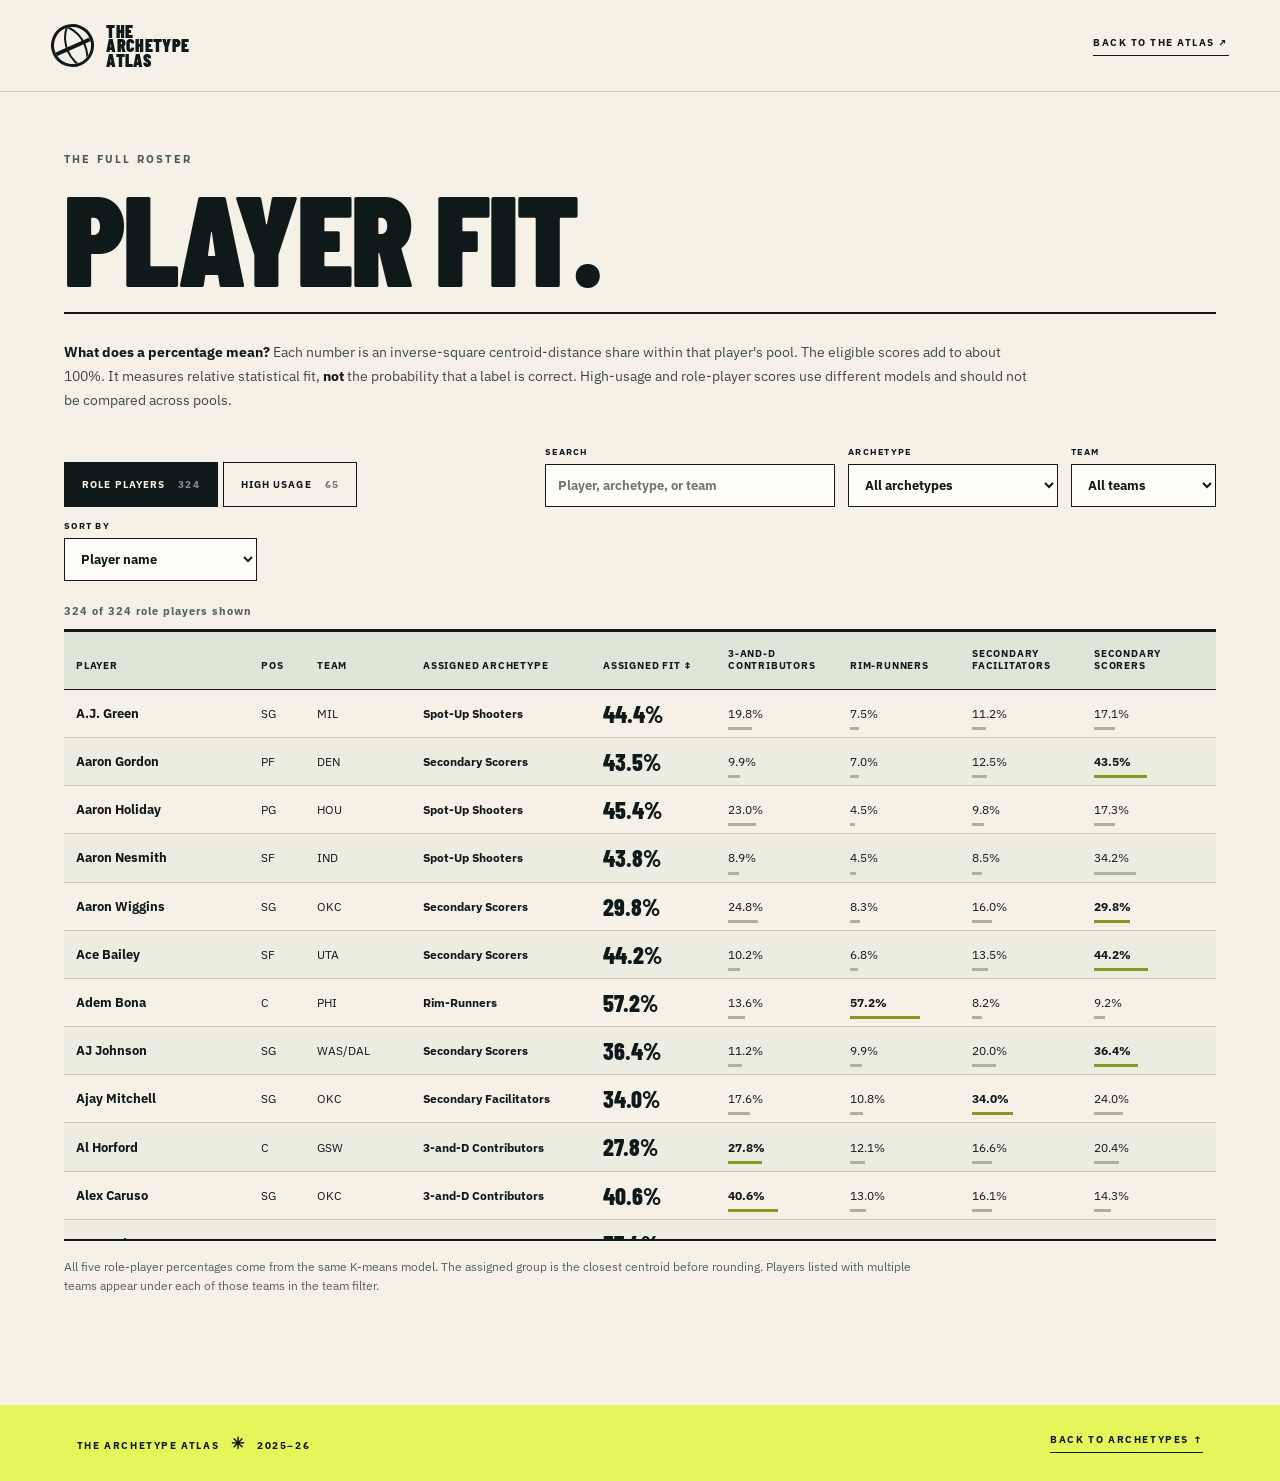
<file: web/player-fit.html>
<!doctype html>
<html lang="en">
<head>
  <meta charset="utf-8">
  <meta name="viewport" content="width=device-width, initial-scale=1">
  <meta name="theme-color" content="#10191a">
  <meta name="description" content="Relative archetype fit percentages for all 389 players in the 2025–26 NBA Archetype Atlas.">
  <title>Player fit table · The Archetype Atlas</title>
  <link rel="preconnect" href="https://fonts.googleapis.com">
  <link rel="preconnect" href="https://fonts.gstatic.com" crossorigin>
  <link href="https://fonts.googleapis.com/css2?family=Barlow+Condensed:wght@500;600;700;800;900&family=IBM+Plex+Sans:wght@400;500;600;700&display=swap" rel="stylesheet">
  <link rel="stylesheet" href="fit.css">
  <script src="fit-data.js" defer></script>
  <script src="fit.js" defer></script>
</head>
<body>
  <div class="page-shell">
    <header class="site-header">
      <a class="brand" href="../index.html" aria-label="Return to Archetype Atlas"><span class="brand-mark" aria-hidden="true"><span></span></span><span>THE<br>ARCHETYPE<br>ATLAS</span></a>
      <a class="header-link" href="../index.html">BACK TO THE ATLAS ↗</a>
    </header>
    <main>
      <section class="fit-section" aria-labelledby="table-title">
        <div class="section-heading"><div><span class="kicker">THE FULL ROSTER</span><h1 id="table-title">PLAYER FIT.</h1></div></div>
        <div class="explanation"><strong>What does a percentage mean?</strong> Each number is an inverse-square centroid-distance share within that player's pool. The eligible scores add to about 100%. It measures relative statistical fit, <em>not</em> the probability that a label is correct. High-usage and role-player scores use different models and should not be compared across pools.</div>
        <div class="controls">
          <div class="tier-tabs" role="group" aria-label="Player pool">
            <button type="button" data-tier="role" aria-pressed="true">ROLE PLAYERS <span>324</span></button>
            <button type="button" data-tier="high" aria-pressed="false">HIGH USAGE <span>65</span></button>
          </div>
          <label class="search-label"><span>SEARCH</span><input id="player-search" type="search" placeholder="Player, archetype, or team" autocomplete="off"></label>
          <label class="filter-label"><span>ARCHETYPE</span><select id="archetype-filter"><option value="">All archetypes</option></select></label>
          <label class="filter-label"><span>TEAM</span><select id="team-filter"><option value="">All teams</option></select></label>
          <label class="sort-label"><span>SORT BY</span><select id="player-sort"><option value="player">Player name</option><option value="assigned-desc">Assigned fit: high to low</option><option value="assigned-asc">Assigned fit: low to high</option><option value="gap">Closest call first</option></select></label>
        </div>
        <p class="result-count" id="result-count" aria-live="polite"></p>
        <div class="table-scroll"><table id="fit-table"><thead></thead><tbody></tbody></table></div>
        <p class="table-note" id="pool-note"></p>
      </section>
    </main>
    <footer><span>THE ARCHETYPE ATLAS <span class="footer-star">✳</span> 2025–26</span><a href="../index.html">BACK TO ARCHETYPES ↑</a></footer>
  </div>
</body>
</html>
</file>
<file: web/fit.css>
:root{--ink:#10191a;--paper:#f5f1e7;--lime:#e5f65b;--line:rgba(16,25,26,.18);--display:"Barlow Condensed",Impact,"Arial Narrow",sans-serif;--body:"IBM Plex Sans",Verdana,sans-serif}
*{box-sizing:border-box}html{scroll-behavior:smooth}body{margin:0;background:var(--ink);color:var(--ink);font-family:var(--body);-webkit-font-smoothing:antialiased}a{color:inherit;text-decoration:none}button,input,select{font:inherit}button{cursor:pointer}::selection{background:var(--lime);color:var(--ink)}
.page-shell{max-width:1800px;margin:auto;background:var(--paper);min-height:100vh}.site-header{height:92px;padding:0 clamp(22px,4vw,76px);display:flex;align-items:center;justify-content:space-between;border-bottom:1px solid var(--line)}.brand{display:flex;gap:12px;align-items:center;font:900 18px/.78 var(--display);letter-spacing:.02em}.brand-mark{width:43px;height:43px;border:3px solid var(--ink);border-radius:50%;position:relative;overflow:hidden;transform:rotate(-24deg)}.brand-mark:before,.brand-mark:after,.brand-mark span{content:"";position:absolute;border:2px solid var(--ink);border-radius:50%;width:50px;height:58px;left:11px;top:-9px}.brand-mark:after{left:-23px}.brand-mark span{width:55px;height:0;left:-6px;top:18px;border-radius:0}.header-link{font-size:10px;font-weight:700;letter-spacing:.15em;border-bottom:1px solid var(--ink);padding-bottom:6px}
.fit-intro{background:var(--ink);color:var(--paper);padding:95px clamp(22px,6vw,108px) 75px;position:relative;overflow:hidden}.fit-intro:after{content:"09";position:absolute;right:3%;top:-18%;font:900 470px/1 var(--display);letter-spacing:-.08em;color:rgba(229,246,91,.08);pointer-events:none}.eyebrow,.kicker{font-size:11px;font-weight:700;letter-spacing:.2em;color:var(--lime)}.fit-intro h1{font:900 clamp(86px,11vw,170px)/.75 var(--display);letter-spacing:-.035em;margin:37px 0;position:relative;z-index:1}.fit-intro h1 em{font-style:normal;color:var(--lime)}.fit-intro p{max-width:670px;font-size:17px;line-height:1.6;color:#c7d0ca;margin:0;position:relative;z-index:1}.intro-stat{display:flex;align-items:baseline;gap:13px;margin-top:56px;border-top:1px solid rgba(255,255,255,.24);padding-top:21px;font-size:10px;font-weight:700;letter-spacing:.17em}.intro-stat span:nth-child(1),.intro-stat span:nth-child(4){font:800 40px/.85 var(--display);color:var(--lime);letter-spacing:0}.intro-stat i{height:25px;border-left:1px solid rgba(255,255,255,.24);margin:0 12px}
.fit-section{padding:55px clamp(22px,5vw,88px) 110px}.section-heading{display:flex;align-items:end;justify-content:space-between;gap:20px;border-bottom:2px solid var(--ink);padding-bottom:25px}.section-heading .kicker{color:#4b5a54}.section-heading h1{font:900 clamp(76px,10vw,145px)/.8 var(--display);letter-spacing:-.02em;margin:18px 0 0}.download{display:inline-block;background:var(--lime);border:1px solid var(--ink);padding:16px 20px;font-size:10px;font-weight:700;letter-spacing:.12em;white-space:nowrap}.download:hover{background:var(--ink);color:var(--lime)}.explanation{max-width:980px;padding:27px 0 33px;font-size:14px;line-height:1.7;color:#3d4a45}.explanation strong{color:var(--ink)}.explanation em{font-style:normal;font-weight:700;color:var(--ink)}
.controls{display:flex;align-items:end;gap:13px;flex-wrap:wrap;margin:0 0 23px}.tier-tabs{display:flex;gap:5px;margin-right:auto}.tier-tabs button{border:1px solid var(--ink);background:transparent;color:var(--ink);padding:15px 17px;font-size:10px;font-weight:700;letter-spacing:.11em}.tier-tabs button[aria-pressed="true"]{background:var(--ink);color:var(--paper)}.tier-tabs button span{opacity:.55;margin-left:10px}.search-label,.sort-label{display:flex;flex-direction:column;gap:7px;font-size:9px;font-weight:700;letter-spacing:.14em}.search-label input,.sort-label select{height:43px;border:1px solid var(--ink);background:#fffdf7;color:var(--ink);padding:0 12px;font-size:13px;letter-spacing:0}.search-label input{width:min(290px,80vw)}.sort-label select{min-width:185px}.result-count{font-size:11px;font-weight:700;letter-spacing:.09em;color:#52615b;margin:0 0 11px}
.table-scroll{overflow:auto;border-top:3px solid var(--ink);border-bottom:2px solid var(--ink);max-height:68vh}table{width:100%;border-collapse:separate;border-spacing:0;min-width:1040px}thead th{position:sticky;top:0;z-index:2;background:#dfe5d7;text-align:left;vertical-align:bottom;padding:16px 12px;font-size:10px;line-height:1.25;letter-spacing:.08em;text-transform:uppercase;border-bottom:1px solid var(--ink)}thead th:first-child{min-width:180px}thead th:nth-child(2){min-width:56px}thead th:nth-child(3){min-width:180px}thead th:nth-child(4){min-width:110px}thead th:nth-child(n+5){min-width:122px}tbody th,tbody td{padding:14px 12px;border-bottom:1px solid var(--line);font-size:12px;text-align:left;white-space:nowrap}tbody tr:nth-child(even){background:#ecece1}tbody tr:hover{background:#e0e6cd}tbody th{font-size:13px;font-weight:700}td.assigned-name{font-weight:700}.assigned-fit{font:800 24px/.8 var(--display)}.score-cell{position:relative;font-variant-numeric:tabular-nums}.score-cell span{position:relative;z-index:1}.score-cell i{display:block;position:absolute;left:12px;bottom:7px;height:3px;width:var(--fill);max-width:calc(100% - 24px);background:#a9b2a5}.score-cell.is-assigned i{background:#829c23}.score-cell.is-assigned span{font-weight:700}.table-note{max-width:850px;margin:16px 0 0;color:#52615b;font-size:12px;line-height:1.6}footer{background:var(--lime);display:flex;justify-content:space-between;padding:28px clamp(22px,6vw,108px);font-size:10px;font-weight:700;letter-spacing:.16em}footer a{border-bottom:1px solid var(--ink)}.footer-star{font-size:16px;margin:0 8px}
@media(max-width:720px){.site-header{height:68px;padding:0 20px}.brand{font-size:14px}.brand-mark{width:34px;height:34px}.header-link{font-size:9px}.fit-intro{padding:72px 22px 55px}.fit-intro:after{font-size:320px;top:-7%;right:-10%}.fit-intro h1{font-size:clamp(76px,16vw,120px)}.fit-intro p{font-size:14px}.fit-section{padding:40px 18px 80px}.section-heading{display:block}.section-heading h1{font-size:90px}.download{margin-top:25px}.controls{align-items:stretch}.tier-tabs{width:100%}.tier-tabs button{flex:1;padding:12px 8px}.search-label{flex:1}.search-label input{width:100%}.sort-label{flex:1}.sort-label select{width:100%;min-width:0}footer{padding:24px 20px;font-size:9px}}
@media(prefers-reduced-motion:reduce){html{scroll-behavior:auto}}
.filter-label{display:flex;flex-direction:column;gap:7px;font-size:9px;font-weight:700;letter-spacing:.14em}.filter-label select{height:43px;min-width:145px;border:1px solid var(--ink);background:#fffdf7;color:var(--ink);padding:0 12px;font-size:13px;letter-spacing:0}#archetype-filter{min-width:210px}.table-scroll table{min-width:1210px}thead th:nth-child(3){min-width:76px}thead th:nth-child(4){min-width:180px}thead th:nth-child(5){min-width:125px}.sort-heading{border:0;padding:0;background:transparent;color:inherit;text-align:left;font-size:10px;font-weight:700;letter-spacing:.08em;cursor:pointer}.sort-heading:hover,.sort-heading:focus-visible{text-decoration:underline;text-underline-offset:3px}
@media(max-width:720px){.filter-label{flex:1}.filter-label select,#archetype-filter{width:100%;min-width:0}}
</file>
